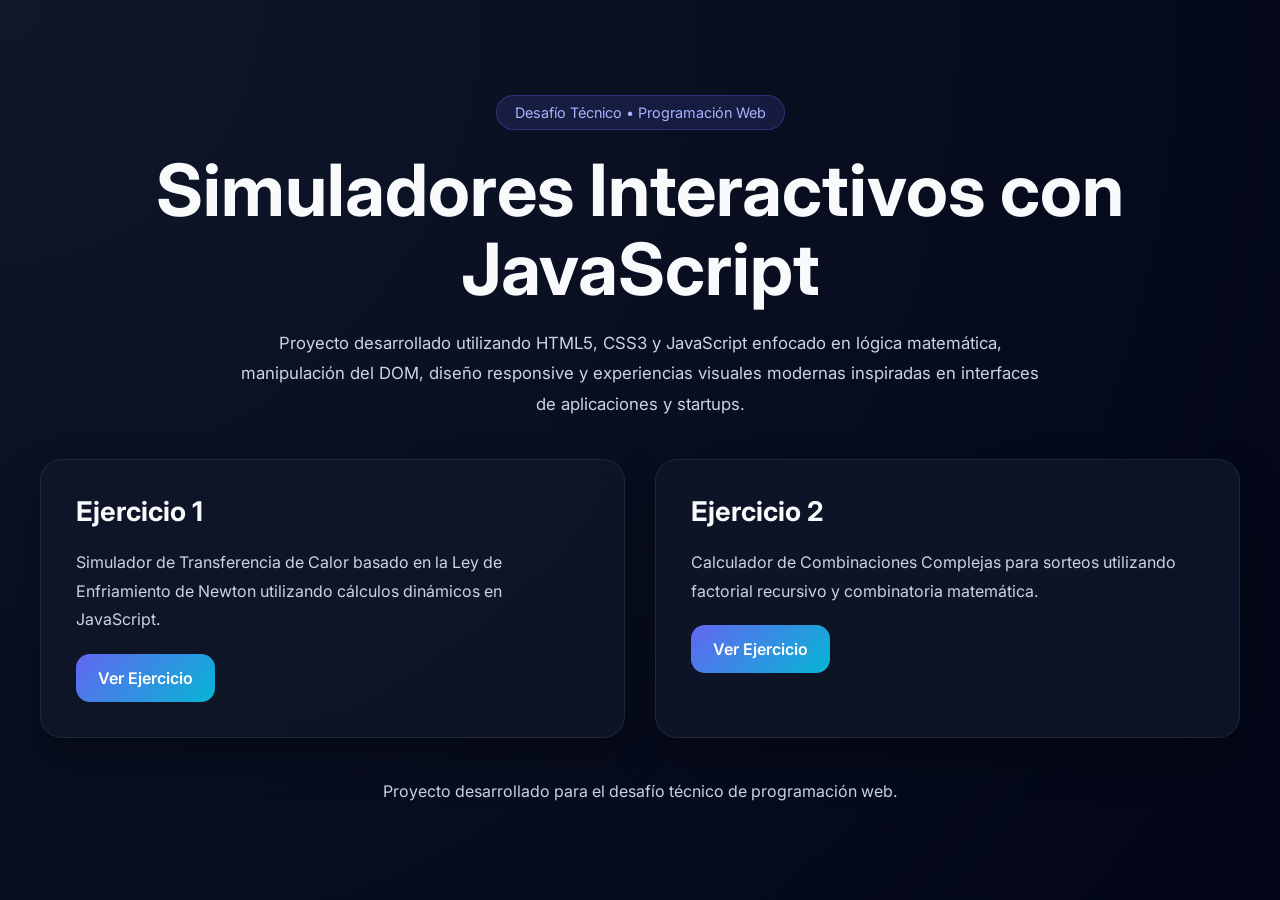
<file: index.html>
<!DOCTYPE html>
<html lang="es">
<head>
    <meta charset="UTF-8">
    <meta name="viewport" content="width=device-width, initial-scale=1.0">
    <title>Desafío Técnico de Programación Web</title>
    <link rel="preconnect" href="https://fonts.googleapis.com">
    <link rel="preconnect" href="https://fonts.gstatic.com" crossorigin>
    <link href="https://fonts.googleapis.com/css2?family=Inter:wght@400;500;600;700&display=swap" rel="stylesheet">
    <!-- ===================================================== -->
    <!-- ESTILOS -->
    <!-- ===================================================== -->
    <style>
        :root{
            --bg-color: #020617;
            --card-color: rgba(15, 23, 42, 0.8);
            --primary-color: #6366f1;
            --secondary-color: #06b6d4;
            --text-color: #f8fafc;
            --paragraph-color: #cbd5e1;
            --border-color: rgba(255,255,255,0.08);
            --shadow-color: rgba(0,0,0,0.35);
            --transition: 0.3s ease;
            --radius: 22px;
        }

        /* ================================================= */
        /* RESET */
        /* ================================================= */
        *{
            margin: 0;
            padding: 0;
            box-sizing: border-box;
        }
        /* ================================================= */
        /* BODY */
        /* ================================================= */
        body{
            font-family: 'Inter', sans-serif;
            min-height: 100vh;
            background:
            radial-gradient(circle at top left, #0f172a, #020617);
            color: var(--text-color);
            display: flex;
            justify-content: center;
            align-items: center;
            padding: 30px;
        }
        /* ================================================= */
        /* CONTENEDOR */
        /* ================================================= */
        .container{
            width: 100%;
            max-width: 1200px;
            display: flex;
            flex-direction: column;
            gap: 40px;
        }

        /* ================================================= */
        /* HERO */
        /* ================================================= */
        .hero{
            text-align: center;
            display: flex;
            flex-direction: column;
            gap: 20px;
        }

        .tag{
            width: fit-content;
            margin: auto;
            background: rgba(99,102,241,0.15);
            border: 1px solid rgba(99,102,241,0.3);
            color: #a5b4fc;
            padding: 8px 18px;
            border-radius: 999px;
            font-size: 0.9rem;
        }

        h1{
            font-size: clamp(2.5rem, 6vw, 4.5rem);
            line-height: 1.1;
        }

        .description{
            max-width: 800px;
            margin: auto;
            color: var(--paragraph-color);
            line-height: 1.8;
            font-size: 1.05rem;
        }

        /* ================================================= */
        /* TARJETAS */
        /* ================================================= */
        .cards{
            display: grid;
            grid-template-columns: repeat(2, 1fr);
            gap: 30px;
        }

        .card{
            background: var(--card-color);
            border: 1px solid var(--border-color);
            border-radius: var(--radius);
            padding: 35px;
            backdrop-filter: blur(12px);
            box-shadow: 0 20px 40px var(--shadow-color);
            display: flex;
            flex-direction: column;
            gap: 20px;
            transition: var(--transition);
        }

        .card:hover{
            transform: translateY(-6px);
        }

        .card h2{
            font-size: 1.7rem;
        }

        .card p{
            color: var(--paragraph-color);
            line-height: 1.8;
        }
        /* ================================================= */
        /* BOTONES */
        /* ================================================= */
        .btn{
            width: fit-content;
            text-decoration: none;
            background: linear-gradient(
                135deg,
                var(--primary-color),
                var(--secondary-color)
            );
            color: white;
            padding: 14px 22px;
            border-radius: 14px;
            font-weight: 600;
            transition: var(--transition);
        }

        .btn:hover{
            transform: scale(1.03);
            opacity: 0.92;
        }

        footer{
            text-align: center;
            color: var(--paragraph-color);
            line-height: 1.7;
        }

        /* ================================================= */
        /* RESPONSIVE */
        /* ================================================= */
        @media(max-width: 900px){

            .cards{
                grid-template-columns: 1fr;
            }
        }
    </style>

</head>

<body>

    <!-- ===================================================== -->
    <!-- CONTENEDOR PRINCIPAL -->
    <!-- ===================================================== -->
    <main class="container">

        <!-- ================================================= -->
        <!-- HERO -->
        <!-- ================================================= -->
        <section class="hero">

            <span class="tag">
                Desafío Técnico • Programación Web
            </span>

            <h1>
                Simuladores Interactivos con JavaScript
            </h1>

            <p class="description">
                Proyecto desarrollado utilizando HTML5, CSS3 y JavaScript enfocado en lógica matemática, manipulación del DOM, diseño responsive y experiencias visuales modernas inspiradas en interfaces de aplicaciones y startups.
            </p>

        </section>

        <!-- ================================================= -->
        <!-- EJERCICIOS -->
        <!-- ================================================= -->
        <section class="cards">

            <!-- ============================================= -->
            <!-- EJERCICIO 1 -->
            <!-- ============================================= -->
            <article class="card">

                <h2>
                    Ejercicio 1
                </h2>

                <p>
                    Simulador de Transferencia de Calor basado en la Ley de Enfriamiento de Newton utilizando cálculos dinámicos en JavaScript.
                </p>

                <a
                    href="Ejercicio-1/index.html"
                    class="btn"
                >
                    Ver Ejercicio
                </a>

            </article>

            <!-- ============================================= -->
            <!-- EJERCICIO 2 -->
            <!-- ============================================= -->
            <article class="card">

                <h2>
                    Ejercicio 2
                </h2>

                <p>
                    Calculador de Combinaciones Complejas para sorteos utilizando factorial recursivo y combinatoria matemática.
                </p>

                <a
                    href="Ejercicio-2/index.html"
                    class="btn"
                >
                    Ver Ejercicio
                </a>

            </article>

        </section>

        <footer>

            <p>
                Proyecto desarrollado para el desafío técnico de programación web.
            </p>

        </footer>

    </main>

</body>
</html>
</file>
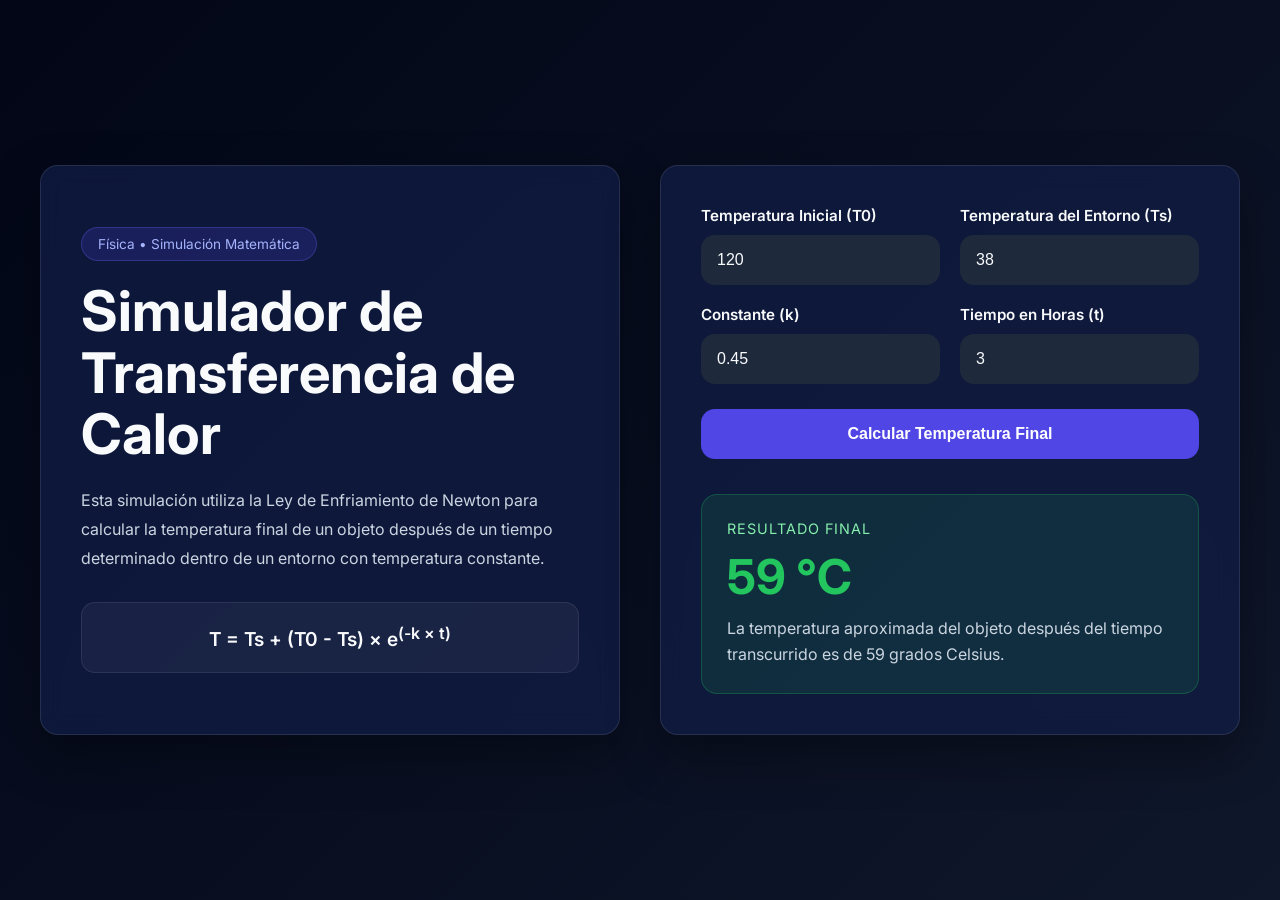
<file: Ejercicio-1/index.html>
<!DOCTYPE html>
<html lang="es">
<head>
    <meta charset="UTF-8">
    <meta name="viewport" content="width=device-width, initial-scale=1.0">
    <title>Simulador de Transferencia de Calor</title>
    <link rel="stylesheet" href="./css/style.css">
    <link rel="preconnect" href="https://fonts.googleapis.com">
    <link rel="preconnect" href="https://fonts.gstatic.com" crossorigin>
    <link href="https://fonts.googleapis.com/css2?family=Inter:wght@400;500;600;700&display=swap" rel="stylesheet">

</head>

<body>

    <!-- ========================================================= -->
    <!-- CONTENEDOR PRINCIPAL -->
    <!-- ========================================================= -->
    <main class="container">

        <!-- ===================================================== -->
        <!-- INFORMACIÓN -->
        <!-- ===================================================== -->
        <section class="card info">

            <span class="tag">
                Física • Simulación Matemática
            </span>

            <h1 class="title">
                Simulador de Transferencia de Calor
            </h1>

            <p class="description">
                Esta simulación utiliza la Ley de Enfriamiento de Newton para calcular la temperatura final de un objeto después de un tiempo determinado dentro de un entorno con temperatura constante.
            </p>

            <div class="formula">
                T = Ts + (T0 - Ts) × e<sup>(-k × t)</sup>
            </div>

        </section>

        <!-- ===================================================== -->
        <!-- FORMULARIO -->
        <!-- ===================================================== -->
        <section class="card">

            <form id="formulario">

                <div class="form-grid">

                    <!-- ========================================= -->
                    <!-- TEMPERATURA INICIAL -->
                    <!-- ========================================= -->
                    <div class="input-box">

                        <label for="t0">
                            Temperatura Inicial (T0)
                        </label>

                        <input
                            type="number"
                            id="t0"
                            value="120"
                            required
                        >

                    </div>

                    <!-- ========================================= -->
                    <!-- TEMPERATURA DEL ENTORNO -->
                    <!-- ========================================= -->
                    <div class="input-box">

                        <label for="ts">
                            Temperatura del Entorno (Ts)
                        </label>

                        <input
                            type="number"
                            id="ts"
                            value="38"
                            required
                        >

                    </div>

                    <!-- ========================================= -->
                    <!-- CONSTANTE -->
                    <!-- ========================================= -->
                    <div class="input-box">

                        <label for="k">
                            Constante (k)
                        </label>

                        <input
                            type="number"
                            id="k"
                            step="0.01"
                            value="0.45"
                            required
                        >

                    </div>

                    <!-- ========================================= -->
                    <!-- TIEMPO -->
                    <!-- ========================================= -->
                    <div class="input-box">

                        <label for="t">
                            Tiempo en Horas (t)
                        </label>

                        <input
                            type="number"
                            id="t"
                            value="3"
                            required
                        >

                    </div>

                </div>

                <!-- ============================================= -->
                <!-- BOTÓN -->
                <!-- ============================================= -->
                <button type="submit">
                    Calcular Temperatura Final
                </button>

                <!-- ============================================= -->
                <!-- RESULTADO -->
                <!-- ============================================= -->
                <div class="result-box">

                    <span class="result-title">
                        Resultado Final
                    </span>

                    <h2 class="result" id="resultado">
                        59 °C
                    </h2>

                    <p class="extra-info" id="mensaje">
                        La temperatura aproximada del objeto después del tiempo transcurrido es de 59 grados Celsius.
                    </p>

                </div>

            </form>

        </section>

    </main>

    <!-- ========================================================= -->
    <!-- JAVASCRIPT -->
    <!-- ========================================================= -->
    <script src="./js/script.js"></script>

</body>
</html>
</file>
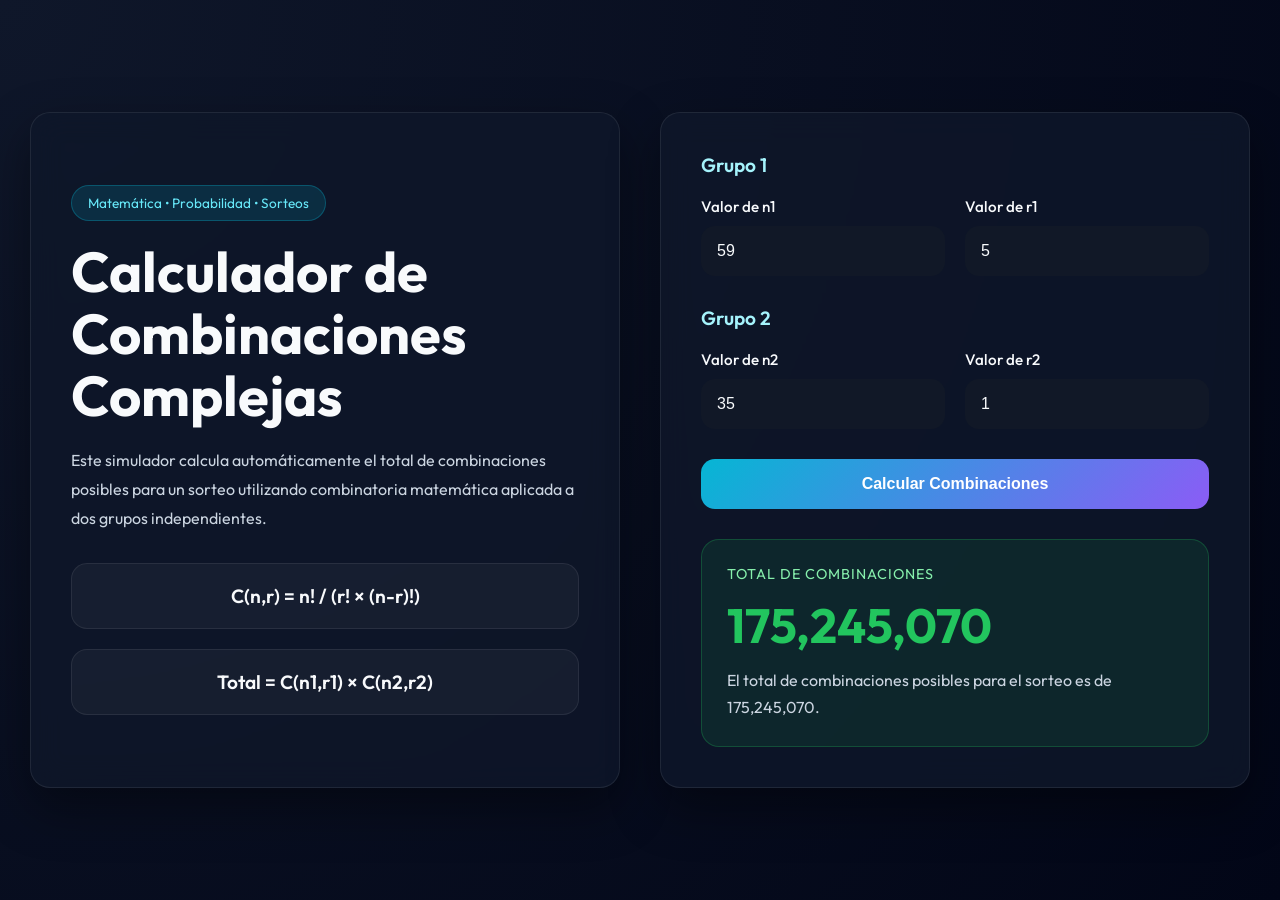
<file: Ejercicio-2/index.html>
<!DOCTYPE html>
<html lang="es">
<head>
    <meta charset="UTF-8">
    <meta name="viewport" content="width=device-width, initial-scale=1.0">
    <title>Calculador de Combinaciones Complejas</title>
    <link rel="stylesheet" href="./css/style.css">
    <link rel="preconnect" href="https://fonts.googleapis.com">
    <link rel="preconnect" href="https://fonts.gstatic.com" crossorigin>
    <link href="https://fonts.googleapis.com/css2?family=Outfit:wght@300;400;500;600;700&display=swap" rel="stylesheet">
</head>

<body>

    <!-- ========================================================= -->
    <!-- CONTENEDOR PRINCIPAL -->
    <!-- ========================================================= -->
    <main class="container">

        <!-- ===================================================== -->
        <!-- INFORMACIÓN -->
        <!-- ===================================================== -->
        <section class="card info">

            <span class="tag">
                Matemática • Probabilidad • Sorteos
            </span>

            <h1 class="title">
                Calculador de Combinaciones Complejas
            </h1>

            <p class="description">
                Este simulador calcula automáticamente el total de combinaciones posibles para un sorteo utilizando combinatoria matemática aplicada a dos grupos independientes.
            </p>

            <div class="formula-box">

                <div class="formula">
                    C(n,r) = n! / (r! × (n-r)!)
                </div>

                <div class="formula">
                    Total = C(n1,r1) × C(n2,r2)
                </div>

            </div>

        </section>

        <!-- ===================================================== -->
        <!-- FORMULARIO -->
        <!-- ===================================================== -->
        <section class="card">

            <form id="formulario">

                <!-- ============================================= -->
                <!-- GRUPO 1 -->
                <!-- ============================================= -->
                <div class="group">

                    <h2 class="group-title">
                        Grupo 1
                    </h2>

                    <div class="form-grid">

                        <div class="input-box">

                            <label for="n1">
                                Valor de n1
                            </label>

                            <input
                                type="number"
                                id="n1"
                                value="59"
                                required
                                min="0"
                            >

                        </div>

                        <div class="input-box">

                            <label for="r1">
                                Valor de r1
                            </label>

                            <input
                                type="number"
                                id="r1"
                                value="5"
                                required
                                min="0"
                            >

                        </div>

                    </div>

                </div>

                <!-- ============================================= -->
                <!-- GRUPO 2 -->
                <!-- ============================================= -->
                <div class="group">

                    <h2 class="group-title">
                        Grupo 2
                    </h2>

                    <div class="form-grid">

                        <div class="input-box">

                            <label for="n2">
                                Valor de n2
                            </label>

                            <input
                                type="number"
                                id="n2"
                                value="35"
                                required
                                min="0"
                            >

                        </div>

                        <div class="input-box">

                            <label for="r2">
                                Valor de r2
                            </label>

                            <input
                                type="number"
                                id="r2"
                                value="1"
                                required
                                min="0"
                            >

                        </div>

                    </div>

                </div>

                <!-- ============================================= -->
                <!-- BOTÓN -->
                <!-- ============================================= -->
                <button type="submit">
                    Calcular Combinaciones
                </button>

                <!-- ============================================= -->
                <!-- RESULTADO -->
                <!-- ============================================= -->
                <div class="result-box">

                    <span class="result-title">
                        Total de combinaciones
                    </span>

                    <h2 class="result" id="resultado">
                        175,245,070
                    </h2>

                    <p class="result-description" id="mensaje">
                        El total de combinaciones posibles para el sorteo es de 175,245,070.
                    </p>

                </div>

            </form>

        </section>

    </main>

    <!-- ========================================================= -->
    <!-- JAVASCRIPT -->
    <!-- ========================================================= -->
    <script src="./js/script.js"></script>

</body>
</html>
</file>
<file: Ejercicio-1/css/style.css>
/* ================================================= */
        /* VARIABLES */
        /* ================================================= */
        :root{
            --bg-color: #0f172a;
            --card-color: #111c44;
            --primary-color: #4f46e5;
            --primary-hover: #4338ca;
            --text-color: #f8fafc;
            --paragraph-color: #cbd5e1;
            --border-color: rgba(255,255,255,0.1);
            --input-bg: #1e293b;
            --success-color: #22c55e;
            --shadow-color: rgba(0,0,0,0.35);
            --radius: 18px;
            --transition: 0.3s ease;
        }

        /* ===================================================== */
        /* RESET GENERAL */
        /* ===================================================== */
        *{
            margin: 0;
            padding: 0;
            box-sizing: border-box;
        }

        /* ===================================================== */
        /* BODY */
        /* ===================================================== */
        body{
            font-family: 'Inter', sans-serif;
            background: linear-gradient(135deg, #020617, #0f172a);
            min-height: 100vh;

            display: flex;
            justify-content: center;
            align-items: center;

            padding: 30px;

            color: var(--text-color);
        }

        /* ===================================================== */
        /* CONTENEDOR PRINCIPAL */
        /* ===================================================== */
        .container{
            width: 100%;
            max-width: 1200px;

            display: grid;
            grid-template-columns: repeat(2, 1fr);

            gap: 40px;
        }

        /* ===================================================== */
        /* TARJETA */
        /* ===================================================== */
        .card{
            background: rgba(17, 28, 68, 0.75);

            border: 1px solid var(--border-color);

            border-radius: var(--radius);

            backdrop-filter: blur(12px);

            padding: 40px;

            box-shadow: 0 20px 50px var(--shadow-color);
        }

        /* ===================================================== */
        /* INFORMACIÓN */
        /* ===================================================== */
        .info{
            display: flex;
            flex-direction: column;
            justify-content: center;
        }

        .tag{
            width: fit-content;

            background: rgba(79, 70, 229, 0.2);

            color: #a5b4fc;

            border: 1px solid rgba(99, 102, 241, 0.3);

            padding: 8px 16px;

            border-radius: 999px;

            font-size: 0.85rem;

            margin-bottom: 20px;
        }

        .title{
            font-size: clamp(2rem, 5vw, 3.5rem);

            line-height: 1.1;

            margin-bottom: 20px;
        }

        .description{
            color: var(--paragraph-color);

            line-height: 1.8;

            margin-bottom: 30px;
        }

        .formula{
            background: rgba(255,255,255,0.05);

            border: 1px solid rgba(255,255,255,0.08);

            border-radius: 14px;

            padding: 20px;

            text-align: center;

            font-size: 1.2rem;

            font-weight: 600;

            overflow-x: auto;
        }

        /* ===================================================== */
        /* FORMULARIO */
        /* ===================================================== */
        form{
            display: flex;
            flex-direction: column;
            gap: 25px;
        }

        .form-grid{
            display: grid;
            grid-template-columns: repeat(2, 1fr);
            gap: 20px;
        }

        .input-box{
            display: flex;
            flex-direction: column;
            gap: 10px;
        }

        label{
            font-size: 0.95rem;
            font-weight: 600;
        }

        input{
            width: 100%;

            background: var(--input-bg);

            border: 1px solid transparent;

            border-radius: 14px;

            padding: 15px;

            font-size: 1rem;

            color: var(--text-color);

            transition: var(--transition);
        }

        input:focus{
            outline: none;

            border-color: var(--primary-color);

            box-shadow: 0 0 0 4px rgba(79,70,229,0.15);
        }

        /* ===================================================== */
        /* BOTÓN */
        /* ===================================================== */
        button{
            border: none;

            background: var(--primary-color);

            color: white;

            padding: 16px;

            border-radius: 14px;

            font-size: 1rem;
            font-weight: 600;

            cursor: pointer;

            transition: var(--transition);
        }

        button:hover{
            background: var(--primary-hover);

            transform: translateY(-2px);
        }

        /* ===================================================== */
        /* RESULTADO */
        /* ===================================================== */
        .result-box{
            background: rgba(34, 197, 94, 0.12);

            border: 1px solid rgba(34, 197, 94, 0.25);

            border-radius: 16px;

            padding: 25px;

            display: flex;
            flex-direction: column;
            gap: 10px;

            margin-top: 10px;
        }

        .result-title{
            font-size: 0.9rem;

            color: #86efac;

            text-transform: uppercase;

            letter-spacing: 1px;
        }

        .result{
            font-size: clamp(2rem, 5vw, 3rem);

            font-weight: 700;

            color: var(--success-color);
        }

        .extra-info{
            color: var(--paragraph-color);

            line-height: 1.6;
        }

        /* ===================================================== */
        /* RESPONSIVE TABLET */
        /* ===================================================== */
        @media(max-width: 900px){

            .container{
                grid-template-columns: 1fr;
            }

            .card{
                padding: 30px;
            }
        }

        /* ===================================================== */
        /* RESPONSIVE MOBILE */
        /* ===================================================== */
        @media(max-width: 600px){

            body{
                padding: 15px;
            }

            .card{
                padding: 25px;
            }

            .form-grid{
                grid-template-columns: 1fr;
            }

            button{
                width: 100%;
            }
        }
</file>
<file: Ejercicio-2/css/style.css>
/* ================================================= */
        /* VARIABLES */
        /* ================================================= */
        :root{

            --bg-color: #050816;
            --card-color: rgba(15, 23, 42, 0.85);
            --primary-color: #06b6d4;
            --primary-hover: #0891b2;
            --secondary-color: #8b5cf6;
            --text-color: #f8fafc;
            --paragraph-color: #cbd5e1;
            --input-bg: #111827;
            --border-color: rgba(255,255,255,0.08);
            --success-color: #22c55e;
            --danger-color: #ef4444;
            --shadow-color: rgba(0,0,0,0.4);
            --radius: 20px;
            --transition: 0.3s ease;
        }

        /* ===================================================== */
        /* RESET */
        /* ===================================================== */
        *{
            margin: 0;
            padding: 0;
            box-sizing: border-box;
        }

        /* ===================================================== */
        /* BODY */
        /* ===================================================== */
        body{

            font-family: 'Outfit', sans-serif;

            min-height: 100vh;

            background:
            radial-gradient(circle at top left, #0f172a, #020617);

            color: var(--text-color);

            padding: 30px;

            display: flex;

            justify-content: center;

            align-items: center;
        }

        /* ===================================================== */
        /* CONTENEDOR PRINCIPAL */
        /* ===================================================== */
        .container{

            width: 100%;

            max-width: 1300px;

            display: grid;

            grid-template-columns: repeat(2, 1fr);

            gap: 40px;
        }

        /* ===================================================== */
        /* TARJETAS */
        /* ===================================================== */
        .card{

            background: var(--card-color);

            border: 1px solid var(--border-color);

            border-radius: var(--radius);

            padding: 40px;

            backdrop-filter: blur(15px);

            box-shadow: 0 20px 50px var(--shadow-color);
        }

        /* ===================================================== */
        /* SECCIÓN INFORMATIVA */
        /* ===================================================== */
        .info{

            display: flex;

            flex-direction: column;

            justify-content: center;
        }

        .tag{

            width: fit-content;

            background: rgba(6,182,212,0.15);

            border: 1px solid rgba(6,182,212,0.3);

            color: #67e8f9;

            padding: 8px 16px;

            border-radius: 999px;

            font-size: 0.85rem;

            margin-bottom: 20px;
        }

        .title{

            font-size: clamp(2rem, 5vw, 3.5rem);

            line-height: 1.1;

            margin-bottom: 20px;
        }

        .description{

            color: var(--paragraph-color);

            line-height: 1.8;

            margin-bottom: 30px;
        }

        .formula-box{

            display: flex;

            flex-direction: column;

            gap: 20px;
        }

        .formula{

            background: rgba(255,255,255,0.04);

            border: 1px solid rgba(255,255,255,0.08);

            padding: 20px;

            border-radius: 16px;

            text-align: center;

            font-size: 1.2rem;

            font-weight: 600;

            overflow-x: auto;
        }

        /* ===================================================== */
        /* FORMULARIO */
        /* ===================================================== */
        form{

            display: flex;

            flex-direction: column;

            gap: 30px;
        }

        .group{

            display: flex;

            flex-direction: column;

            gap: 20px;
        }

        .group-title{

            font-size: 1.2rem;

            font-weight: 600;

            color: #a5f3fc;
        }

        .form-grid{

            display: grid;

            grid-template-columns: repeat(2, 1fr);

            gap: 20px;
        }

        .input-box{

            display: flex;

            flex-direction: column;

            gap: 10px;
        }

        label{

            font-size: 0.95rem;

            font-weight: 500;
        }

        input{

            width: 100%;

            background: var(--input-bg);

            border: 1px solid transparent;

            border-radius: 14px;

            padding: 15px;

            color: var(--text-color);

            font-size: 1rem;

            transition: var(--transition);
        }

        input:focus{

            outline: none;

            border-color: var(--primary-color);

            box-shadow: 0 0 0 4px rgba(6,182,212,0.15);
        }

        /* ===================================================== */
        /* BOTÓN */
        /* ===================================================== */
        button{

            border: none;

            background: linear-gradient(
                135deg,
                var(--primary-color),
                var(--secondary-color)
            );

            color: white;

            padding: 16px;

            border-radius: 14px;

            font-size: 1rem;

            font-weight: 600;

            cursor: pointer;

            transition: var(--transition);
        }

        button:hover{

            transform: translateY(-3px);

            opacity: 0.9;
        }

        /* ===================================================== */
        /* RESULTADO */
        /* ===================================================== */
        .result-box{

            background: rgba(34,197,94,0.1);

            border: 1px solid rgba(34,197,94,0.25);

            border-radius: 18px;

            padding: 25px;

            display: flex;

            flex-direction: column;

            gap: 12px;
        }

        .result-title{

            color: #86efac;

            text-transform: uppercase;

            letter-spacing: 1px;

            font-size: 0.9rem;
        }

        .result{

            font-size: clamp(2rem, 5vw, 3rem);

            font-weight: 700;

            word-break: break-word;

            color: var(--success-color);
        }

        .result-description{

            color: var(--paragraph-color);

            line-height: 1.7;
        }

        /* ===================================================== */
        /* RESPONSIVE TABLET */
        /* ===================================================== */
        @media(max-width: 950px){

            .container{

                grid-template-columns: 1fr;
            }

            .card{

                padding: 30px;
            }
        }

        /* ===================================================== */
        /* RESPONSIVE MOBILE */
        /* ===================================================== */
        @media(max-width: 600px){

            body{

                padding: 15px;
            }

            .card{

                padding: 25px;
            }

            .form-grid{

                grid-template-columns: 1fr;
            }

            button{

                width: 100%;
            }
        }
</file>
